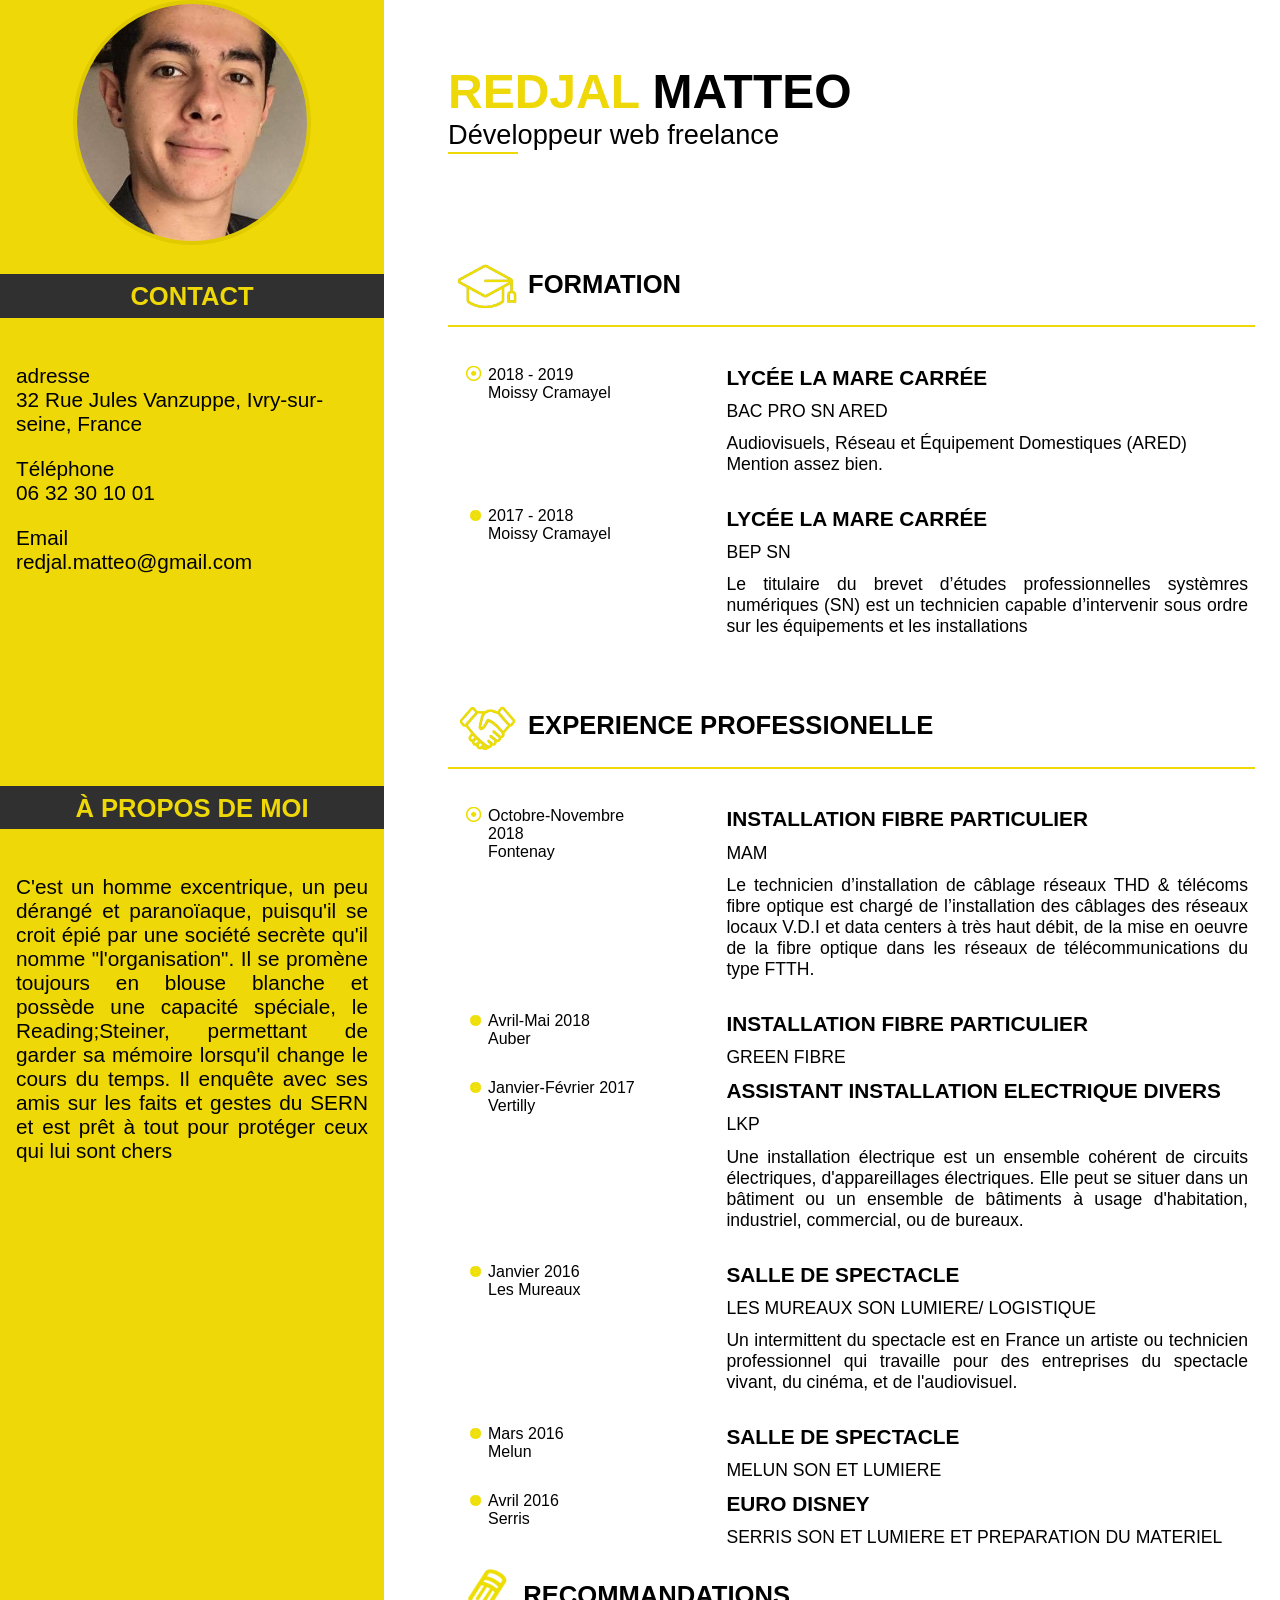
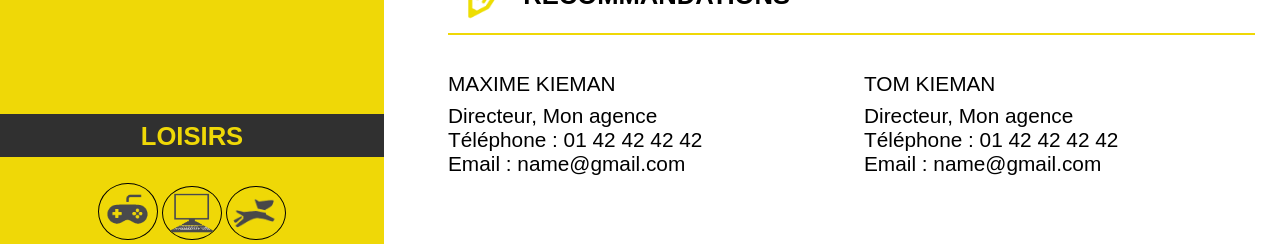
<file: index.html>
<!DOCTYPE html>
<html lang="fr">
	<head>
		<meta charset="utf-8">
		<meta name="viewport" content="width=device-width" />
		<link rel="stylesheet" type="text/css" href="style.css">
		<title>CV REDJAL Matteo</title>
	</head>
	<body>
		<header>
			
			<div class="droite">
			<h1><span class="prénom">REDJAL </span>MATTEO<br /></h1>
			<div class="soustitre"><span class="sousligne">Dével</span>oppeur web freelance</div>
			</div>

			<div class="gauche">
			<a class="image" href="photo/moi.jpg" target="_blank"><img src="photo/moi_plus_petit.jpg" alt="photo RDJL"></a>
			</div>		
		</header>
		<section class="corp">
			
			<article class="droite">

			<div class="étude"><img class="formation" src="photo/étude.png" alt="étude_photo"><h2>FORMATION</h2>
			</div>

			<aside class="diplome">

					<ul>
						<li class="cible">
							<div class="left">
								2018 - 2019<br />
								Moissy Cramayel
							</div>
							<div class="right">
								<p><Strong>LYCÉE LA MARE CARRÉE</Strong></p>
								<p class="small"><strong class="strong2">BAC PRO SN ARED</strong>
								Audiovisuels, Réseau et Équipement Domestiques (ARED)<br />
								Mention assez bien.</p>
							</div>
						</li>
						<li class="point">
							<div class="left">
								2017 - 2018<br />
								Moissy Cramayel
							</div>
							<div class="right">
								<p><Strong>LYCÉE LA MARE CARRÉE</Strong></p>
								<p class="small"><strong class="strong2">BEP SN</strong>
								Le titulaire du brevet d’études professionnelles systèmres numériques (SN) est un technicien capable d’intervenir sous ordre sur les équipements et les installations</p>
							</div>
						</li>
					</ul>
			</aside>
	
			<div class="travail"><img class="main" src="photo/travail.png" alt="image pour le libéler travail"><h2>EXPERIENCE PROFESSIONELLE</h2>
			</div>
	
			<aside class="experience">

				<ul>
					<li class="cible">
						<div class="left">
							octobre-novembre 2018<br />
							Fontenay
						</div>
						<div class="right">
							<p><strong>INSTALLATION FIBRE PARTICULIER</strong></p>
							<p class="small"><strong class="strong2">MAM</strong>
							Le technicien d’installation de câblage réseaux THD & télécoms fibre optique est chargé de l’installation des câblages des réseaux locaux V.D.I et data centers à très haut débit, de la mise en oeuvre de la fibre optique dans les réseaux de télécommunications du type FTTH.</p>
						</div>
					</li>
					<li class="point">
						<div class="left">
							avril-mai 2018<br />
							Auber
						</div>
						<div class="right">
							<p><strong>INSTALLATION FIBRE PARTICULIER</strong></p>
							<p class="small"><strong class="strong2">GREEN FIBRE</strong></p>
						</div>
					</li>
					<li class="point">
						<div class="left">
							janvier-février 2017<br />
							Vertilly
						</div>
						<div class="right">
							<p><strong>ASSISTANT INSTALLATION ELECTRIQUE DIVERS</strong></p>
							<p class="small"><strong class="strong2">LKP</strong>Une installation électrique est un ensemble cohérent de circuits électriques, d'appareillages électriques. Elle peut se situer dans un bâtiment ou un ensemble de bâtiments à usage d'habitation, industriel, commercial, ou de bureaux.</p>
						</div>
					</li>
					<li class="point">
						<div class="left">
							janvier 2016<br />
							Les Mureaux							
						</div>
						<div class="right">
							<p><strong>SALLE DE SPECTACLE</strong></p>
							<p class="small"><strong class="strong2">LES MUREAUX SON LUMIERE/ LOGISTIQUE</strong>Un intermittent du spectacle est en France un artiste ou technicien professionnel qui travaille pour des entreprises du spectacle vivant, du cinéma, et de l'audiovisuel.</p>
						</div>
					</li>
					<li class="point">
						<div class="left">
							mars 2016<br />
							Melun
						</div>
						<div class="right">
							<p><strong>SALLE DE SPECTACLE</strong></p>
							<p class="small"><strong class="strong2">MELUN SON ET LUMIERE</strong></p>
						</div>
					</li>
					<li class="point">
						<div class="left">
							avril 2016<br />
							Serris
						</div>
						<div class="right">
							<p><strong>EURO DISNEY</strong></p>
							<p class="small"><strong class="strong2">SERRIS SON ET LUMIERE ET PREPARATION DU MATERIEL</strong></p>
						</div>
					</li>
				</ul>
			</aside>

				<div class="recommandation"><img class="crayon" src="photo/crayon.PNG" alt="crayon"><h2>RECOMMANDATIONS</h2>
				</div>

				<aside class="recommander">
					
					<div class="l1">
						<p><strong>MAXIME KIEMAN</strong><br />
						Directeur, Mon agence<br />
						Téléphone : 01 42 42 42 42<br />
						Email : name@gmail.com</p>
					</div>
					<div class="d1">
						<p><strong>TOM KIEMAN</strong><br />
						Directeur, Mon agence<br />
						Téléphone : 01 42 42 42 42<br />
						Email : name@gmail.com</p>
					</div>
				</aside>
			</article>

			<article class="gauche">

			<h3>CONTACT</h3>
			<div class="texte_gauche1">
				<p>adresse <br /> 32 Rue Jules Vanzuppe, Ivry-sur-seine, France </p>
				<p>Téléphone <br /> 06 32 30 10 01</p>
				<p>Email <br /> redjal.matteo@gmail.com </p>
			</div>

			<h3>À PROPOS DE MOI</h3>
			<div class="texte_gauche2">
				<p>C'est un homme excentrique, un peu dérangé et paranoïaque, puisqu'il se croit épié par une société secrète qu'il nomme "l'organisation". Il se promène toujours en blouse blanche et possède une capacité spéciale, le Reading;Steiner, permettant de garder sa mémoire lorsqu'il change le cours du temps. Il enquête avec ses amis sur les faits et gestes du SERN et est prêt à tout pour protéger ceux qui lui sont chers</p>
			</div>

			<div class="LOISIRS">
			<h3>LOISIRS</h3>
			<div class="texte_gauche3">
				<img src="photo/manette.PNG" alt="manette">
				<img class="ordi" src="photo/ordi.PNG" alt="ordinateur">
				<img src="photo/chien.PNG" alt="chien">
			</div>
			</div>
			</article>
		</section>
	</body>
</html>
</file>
<file: style.css>
body
{
	margin: 0;
	font-family: Arial, "Arial Black", "Comic Sans MS", 
	"Courier New", Georgia, Impact, "Times New Roman", "Trebuchet MS", Verdana, sans-serif;
}	


.corp, header
{
	display: flex;
	justify-content: space-between;
	flex-direction: row-reverse;
}

h1
{
	text-align: left;
	font-size: 3rem;
	margin:4rem 0rem 0rem 0rem;

}

.prénom
{
	color: #efd807;
}

h2
{
	font-size: 1.6rem;
}

h3
{
	background-color: #303030;
	color: #efd807;
	text-align: center;
	font-size: 1.6rem;
	padding-top: 0.5rem;
	padding-bottom: 0.4rem;
}

.gauche
{
	background-color: #efd807;
	width: 30%;
	display: flex;
	flex-direction: column;
}

.texte_gauche1
{
	flex:1;
	text-align: left;
	margin: 0 1rem 0 1rem;
}

.texte_gauche2
{
	flex:2;
	text-align: justify;
	margin:0rem 1rem 0rem 1rem;

}

.texte_gauche3
{
	flex:1;
	text-align: center;
}

.image
{
	text-align: center;
}

.image img
{
	width: 60%;
	border-radius: 50%;
	border:0.3rem solid #e0ca00;
}

.texte_gauche3 img
{
	width: 15%;
	border-radius: 50%;
	border:0.1rem solid black;
}

.droite
{
	width: 65%;
}

.soustitre
{
	text-align: left;
	font-size: 1.7rem;
}

.sousligne
{
	text-align:center;
	text-decoration: none;
	padding: 0 0 0.1rem 0;
	border-bottom: 0.15rem solid #efd807
}

p, ul
{
	font-size: 1.3rem;
}

.étude, .travail, .recommandation
{
	display:flex;
	text-decoration: none;
	padding: 0 0 0.1rem 0;
	border-bottom: 0.15rem solid #efd807;
	margin-right: 3%; 
}

.formation, .main
{
	width: 5rem;
	height: 4.7rem;
	border-radius: 50%;
}

.crayon
{
	width: 4.7rem;
	height: 4rem;
	border-radius: 50%;
}

.diplome
{
	display:flex;
	text-align: justify;
}

.left
{
	width: 20%;
	float: left;
}
.right p
{
	margin:0;
	padding: 0;
}
.right
{
	text-align: justify;
	box-sizing: border-box;
	padding-left: 1rem;
	padding-right: 2rem;
	width: 80%;
	float: left;
}
.right strong
{
	text-align: left;
}

.cible
{
	list-style-image: url(photo/dot-circle-regular.png);
}

.point
{
	list-style-image: url(photo/circle.png);
}

.diplome, .experience ul
{
	padding-top: 1.1rem;
}

.diplome li
{
	font-size: 1rem;
	clear: both;
}

.diplome p
{
	padding-left: 4rem;
	padding-bottom: 2rem;
}

.diplome .right p strong
{
	box-sizing: border-box;
	padding-bottom: 0.7rem;
	float: left;
	width: 100%;
}

.diplome .right p .strong2
{
	font-weight: normal;	
}

.diplome .right .small
{
	font-size: 1.1rem;
}

.experience li
{
	font-size: 1rem;
	clear: both;
}

.experience p
{
	padding-left: 4rem;
	padding-bottom: 2rem;
}

.experience .right p strong
{
	box-sizing: border-box;
	padding-bottom: 0.7rem;
	float: left;
	width: 100%;
}

.experience .right p .strong2
{
	font-weight: normal;	
}

.experience .right .small
{
	font-size: 1.1rem;
}

.recommandation
{
	clear: both;
}

.recommander
{
	display: flex;
	text-align: justify;
	padding-bottom: 3rem;
	padding-top: 1rem;
}

.l1 
{
	text-align: left;
	width: 50%;
}

.recommander .l1 p strong
{
	font-weight: normal;
	float:left;
	width: 100%;
	padding-bottom: 0.5rem;
}

.recommander .d1 p strong
{
	font-weight: normal;
	float:left;
	width: 100%;
	padding-bottom: 0.5rem;
}

.left
{
	text-transform: capitalize;
}

@media all and (max-width: 1024px)
{
	.texte_gauche3 img
	{
		width: 30%;
	}
}

@media all and (max-width: 768px)
{

	.recommander .l1 p, .recommander .d1 p 
	{
		font-size: 1.15rem;
	}

	.texte_gauche1 p
	{
		font-size: 1.1rem;
	}
}

@media all and (max-width: 480px)
{
	header .gauche
	{
		display:none;
	}
	
	h1
	{
		font-size: 2rem;
		margin-top: 1rem;
		text-align: center;
	}

	.soustitre
	{
		font-size: 1.5rem;
		text-align: center;
		margin-bottom: 2rem;
	}

	.corp
	{
		flex-direction: column-reverse;
		display:flex;
	}

	h2
	{
		font-size: 1.4rem;
	}

	.étude
	{
		margin-left: 5%;
		padding-left: 11%;
	}

	.étude .formation
	{
		width: 25%;
		height: 25%;
	}

	.travail
	{
		margin-left: 5%;
	}

	.travail .main
	{
		width: 25%;
		height: 20%;
	}

	.recommandation
	{
		margin-left: 5%;
	}

	.recommandation .crayon
	{
		width: 20%;
		height: 20%;
	}

	p ul
	{
		font-size: 0.7rem;
	}

	.droite
	{
		width: 100%;
	}

	.recommander
	{
		padding-bottom: 0;
		display: flex;
		flex-direction: column;
	}

	.recommander .l1
	{
		width: 100%;
	}

	.recommander .l1 p
	{
		padding-left: 15%;
		width: 100%;
		font-size: 1rem;
	}

	.recommander .d1
	{
		padding-left: 15%;
		width: 100%;
		font-size: 1rem;
		padding-bottom: 0;
	}

	.gauche
	{
		width: 100%;
	}

	.LOISIRS
	{
		display:none;
	}

	.left, .right
	{
		float: none;
		width: 100%;	
	}

	.right p
	{
		padding-left: 0;
		padding-top: 1rem;
	}
}
</file>
